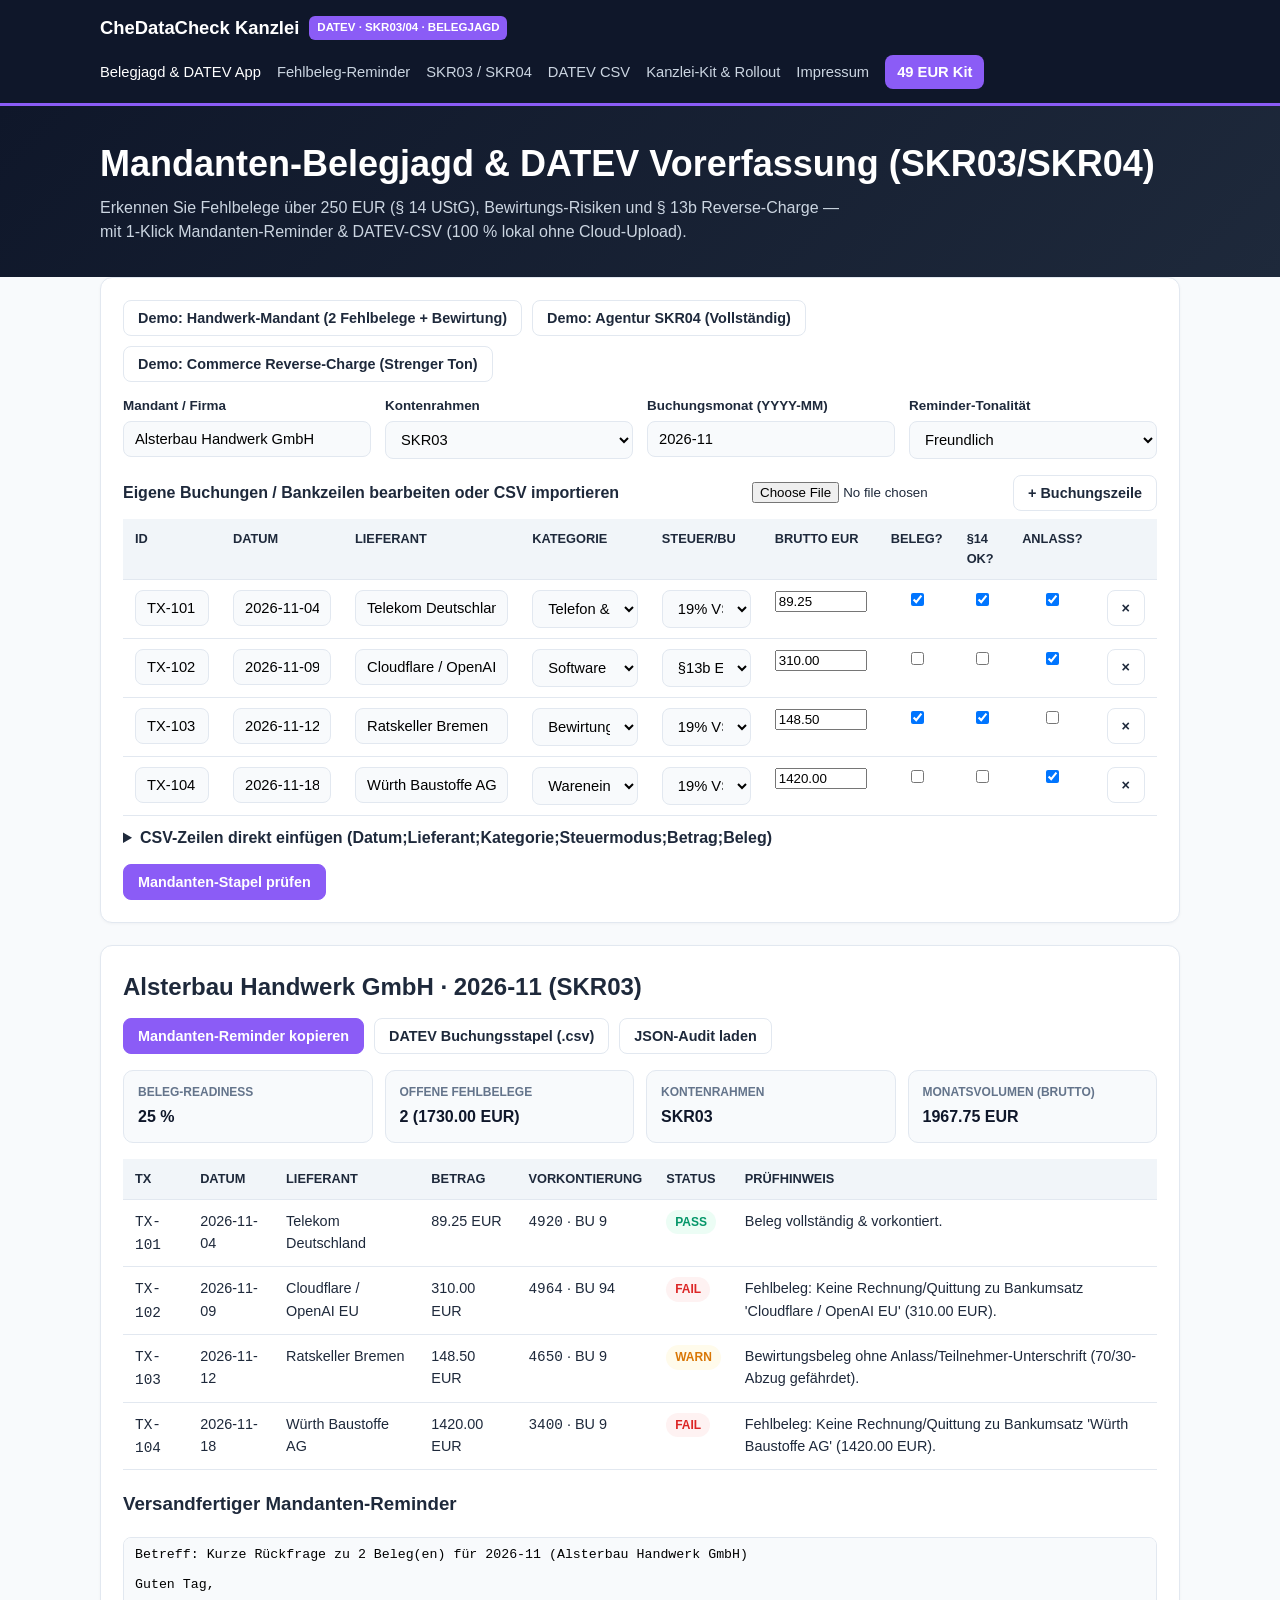
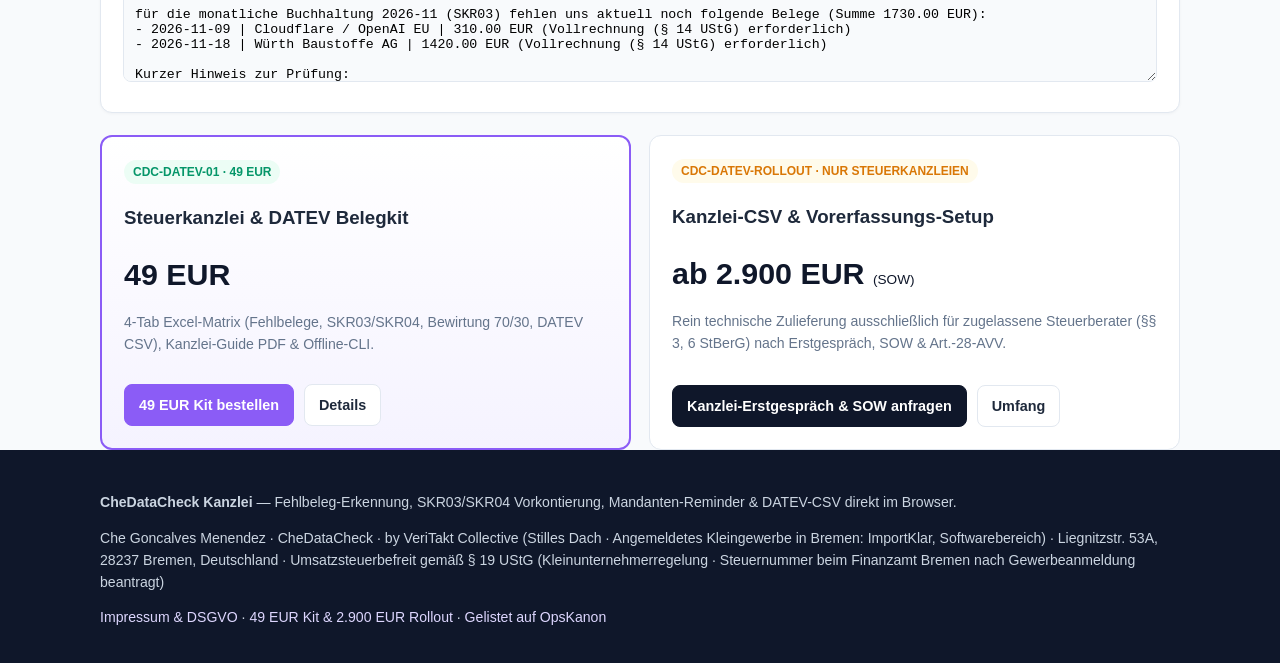
<file: index.html>
<!DOCTYPE html>
<html lang="de">
<head>
  <meta charset="utf-8" />
  <meta name="viewport" content="width=device-width, initial-scale=1" />
  <title>CheDataCheck Kanzlei — Mandanten-Belegjagd &amp; DATEV Vorerfassung</title>
  <meta name="description" content="Fehlbeleg-Erkennung, SKR03/SKR04 Vorkontierung, Mandanten-Reminder &amp; DATEV-CSV direkt im Browser." />
  <link rel="canonical" href="https://cheresonanz-design.github.io/chedatacheck-datev-kanzlei/" />
  <link rel="stylesheet" href="assets/styles.css" />
  <script type="application/ld+json">{"@context": "https://schema.org", "@type": "SoftwareApplication", "name": "CheDataCheck Kanzlei & DATEV Vorerfassung", "applicationCategory": "BusinessApplication", "offers": {"@type": "Offer", "price": "0", "priceCurrency": "EUR"}, "url": "https://cheresonanz-design.github.io/chedatacheck-datev-kanzlei/"}</script>
</head>
<body>
  <header class="topbar">
    <div class="container topbar-inner">
      <a class="brand-mark" href="index.html"><span>CheDataCheck Kanzlei</span><span class="brand-badge">DATEV · SKR03/04 · BELEGJAGD</span></a>
      <nav class="nav-links" aria-label="Hauptnavigation"><a href="index.html" class="active">Belegjagd & DATEV App</a>
<a href="fehlbeleg-generator/" class="">Fehlbeleg-Reminder</a>
<a href="skr03-skr04-vorerfassung/" class="">SKR03 / SKR04</a>
<a href="datev-csv-export/" class="">DATEV CSV</a>
<a href="pro/" class="">Kanzlei-Kit & Rollout</a>
<a href="legal/" class="">Impressum</a><a href="pro/" class="nav-cta">49 EUR Kit</a></nav>
    </div>
  </header>
  
  <section class="hero"><div class="container"><h1>Mandanten-Belegjagd &amp; DATEV Vorerfassung (SKR03/SKR04)</h1><p>Erkennen Sie Fehlbelege über 250 EUR (§ 14 UStG), Bewirtungs-Risiken und § 13b Reverse-Charge — mit 1-Klick Mandanten-Reminder &amp; DATEV-CSV (100 % lokal ohne Cloud-Upload).</p></div></section>
  <main class="container">
    <div class="card">
      <div class="btn-row" style="margin-top:0;margin-bottom:14px;">
        <button type="button" class="btn" id="sampleFehlBtn">Demo: Handwerk-Mandant (2 Fehlbelege + Bewirtung)</button>
        <button type="button" class="btn" id="sampleSkr04Btn">Demo: Agentur SKR04 (Vollständig)</button>
        <button type="button" class="btn" id="sampleRevBtn">Demo: Commerce Reverse-Charge (Strenger Ton)</button>
      </div>
      <div class="form-grid">
        <div><label for="mandantName">Mandant / Firma</label><input type="text" id="mandantName" /></div>
        <div><label for="chartSelect">Kontenrahmen</label><select id="chartSelect"><option value="SKR03">SKR03</option><option value="SKR04">SKR04</option></select></div>
        <div><label for="periodInput">Buchungsmonat (YYYY-MM)</label><input type="text" id="periodInput" /></div>
        <div><label for="toneSelect">Reminder-Tonalität</label><select id="toneSelect"><option value="freundlich">Freundlich</option><option value="streng">Streng (USt-VA-Frist)</option></select></div>
      </div>
      <div style="margin-top:16px;">
        <div style="display:flex;flex-wrap:wrap;justify-content:space-between;align-items:center;gap:10px;margin-bottom:8px;">
          <strong>Eigene Buchungen / Bankzeilen bearbeiten oder CSV importieren</strong>
          <div style="display:flex;flex-wrap:wrap;gap:8px;align-items:center;">
            <input type="file" id="csvUpload" accept=".csv,.txt" aria-label="Bank- oder DATEV-CSV hochladen" />
            <button type="button" class="btn" id="addTxBtn">+ Buchungszeile</button>
          </div>
        </div>
        <div class="table-wrap">
          <table>
            <thead><tr><th>ID</th><th>Datum</th><th>Lieferant</th><th>Kategorie</th><th>Steuer/BU</th><th>Brutto EUR</th><th>Beleg?</th><th>§14 OK?</th><th>Anlass?</th><th></th></tr></thead>
            <tbody id="txInputBody"></tbody>
          </table>
        </div>
        <details style="margin-top:10px;">
          <summary style="cursor:pointer;font-weight:600;">CSV-Zeilen direkt einfügen (Datum;Lieferant;Kategorie;Steuermodus;Betrag;Beleg)</summary>
          <textarea id="csvPasteArea" rows="4" style="width:100%;margin-top:8px;" placeholder="2026-11-05;Telekom Deutschland;telekommunikation;vst_19;89,25;ja&#10;2026-11-11;AWS EMEA SARL;saas_it;eu_reverse_charge;460,00;nein"></textarea>
          <div class="btn-row"><button type="button" class="btn" id="importCsvBtn">CSV-Text übernehmen</button></div>
        </details>
      </div>
      <div class="btn-row"><button type="button" class="btn btn-primary" id="runCheckBtn">Mandanten-Stapel prüfen</button></div>
    </div>

    <div id="resultCard" class="card hidden">
      <div style="display:flex;flex-wrap:wrap;justify-content:space-between;align-items:center;gap:12px;">
        <h2 id="resultHeadline" style="margin:0;">Ergebnis</h2>
        <div class="btn-row" style="margin:0;">
          <button type="button" class="btn btn-primary" id="copyRemBtn">Mandanten-Reminder kopieren</button>
          <button type="button" class="btn" id="dlCsvBtn">DATEV Buchungsstapel (.csv)</button>
          <button type="button" class="btn" id="dlJsonBtn">JSON-Audit laden</button>
        </div>
      </div>
      <div class="kpi-grid">
        <div class="kpi-box"><div class="kpi-label">Beleg-Readiness</div><div class="kpi-val" id="readyKpi">-</div></div>
        <div class="kpi-box"><div class="kpi-label">Offene Fehlbelege</div><div class="kpi-val" id="missingKpi">-</div></div>
        <div class="kpi-box"><div class="kpi-label">Kontenrahmen</div><div class="kpi-val" id="chartKpi">-</div></div>
        <div class="kpi-box"><div class="kpi-label">Monatsvolumen (Brutto)</div><div class="kpi-val" id="totalKpi">-</div></div>
      </div>
      <div class="table-wrap"><table><thead><tr><th>TX</th><th>Datum</th><th>Lieferant</th><th>Betrag</th><th>Vorkontierung</th><th>Status</th><th>Prüfhinweis</th></tr></thead><tbody id="entriesBody"></tbody></table></div>
      <h3>Versandfertiger Mandanten-Reminder</h3>
      <textarea id="reminderBox" readonly aria-label="Mandanten-Reminder Text"></textarea>
    </div>

    <div class="pricing-grid">
      <div class="offer-card highlight"><div><span class="badge badge-pass">CDC-DATEV-01 · 49 EUR</span><h3>Steuerkanzlei &amp; DATEV Belegkit</h3><div class="offer-price">49 EUR</div><p class="muted">4-Tab Excel-Matrix (Fehlbelege, SKR03/SKR04, Bewirtung 70/30, DATEV CSV), Kanzlei-Guide PDF &amp; Offline-CLI.</p></div><div class="btn-row"><a href="https://payhip.com/b/uVaxJ" class="btn btn-primary">49 EUR Kit bestellen</a><a href="pro/" class="btn">Details</a></div></div>
      <div class="offer-card"><div><span class="badge badge-warn">CDC-DATEV-ROLLOUT · NUR STEUERKANZLEIEN</span><h3>Kanzlei-CSV &amp; Vorerfassungs-Setup</h3><div class="offer-price">ab 2.900 EUR <span style="font-size:0.85rem;font-weight:500;">(SOW)</span></div><p class="muted">Rein technische Zulieferung ausschließlich für zugelassene Steuerberater (§§ 3, 6 StBerG) nach Erstgespräch, SOW &amp; Art.-28-AVV.</p></div><div class="btn-row"><a href="mailto:che.resonanz@gmail.com?subject=Anfrage%20CheDataCheck%20Kanzlei%20DATEV%20Rollout%20%282.900%20EUR%29" class="btn btn-dark">Kanzlei-Erstgespräch &amp; SOW anfragen</a><a href="pro/" class="btn">Umfang</a></div></div>
    </div>
  </main>

  <footer class="footer">
    <div class="container">
      <p><strong>CheDataCheck Kanzlei</strong> — Fehlbeleg-Erkennung, SKR03/SKR04 Vorkontierung, Mandanten-Reminder &amp; DATEV-CSV direkt im Browser.</p>
      <p>Che Goncalves Menendez · CheDataCheck · by VeriTakt Collective (Stilles Dach · Angemeldetes Kleingewerbe in Bremen: ImportKlar, Softwarebereich) · Liegnitzstr. 53A, 28237 Bremen, Deutschland · Umsatzsteuerbefreit gemäß § 19 UStG (Kleinunternehmerregelung · Steuernummer beim Finanzamt Bremen nach Gewerbeanmeldung beantragt)</p>
      <p><a href="legal/">Impressum &amp; DSGVO</a> · <a href="pro/">49 EUR Kit &amp; 2.900 EUR Rollout</a> · <a href="https://cheresonanz-design.github.io/opskanon-directory/" target="_blank" rel="noopener">Gelistet auf OpsKanon</a></p>
    </div>
  </footer>
  <script src="assets/datev_kanzlei_engine.js"></script><script src="assets/app.js"></script>
</body>
</html>
</file>
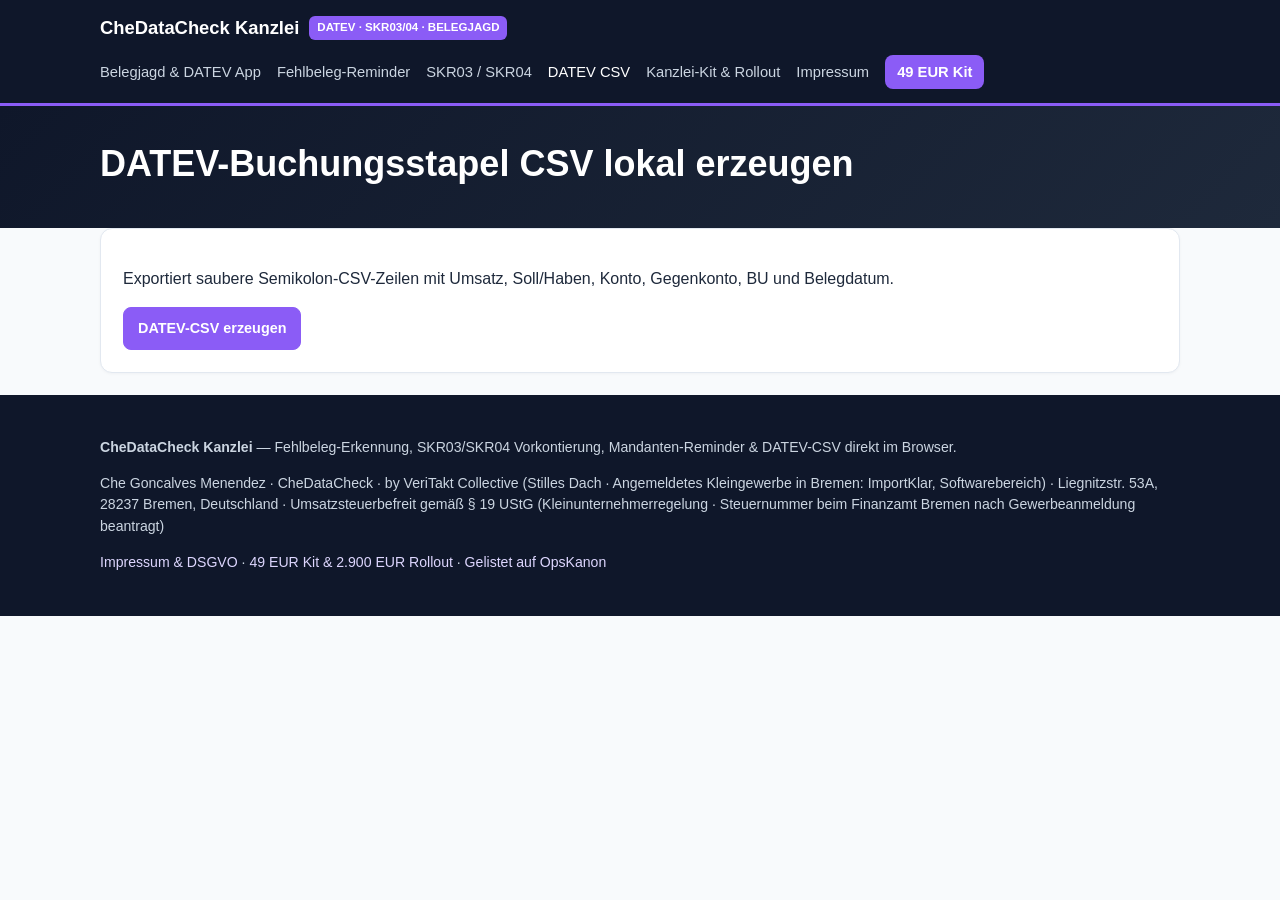
<file: datev-csv-export/index.html>
<!DOCTYPE html>
<html lang="de">
<head>
  <meta charset="utf-8" />
  <meta name="viewport" content="width=device-width, initial-scale=1" />
  <title>DATEV Buchungsstapel CSV Export — CheDataCheck</title>
  <meta name="description" content="Lokaler CSV-Export für die Vorkontierung ohne Cloud-Upload." />
  <link rel="canonical" href="https://cheresonanz-design.github.io/chedatacheck-datev-kanzlei/datev-csv-export/" />
  <link rel="stylesheet" href="../assets/styles.css" />
  
</head>
<body>
  <header class="topbar">
    <div class="container topbar-inner">
      <a class="brand-mark" href="../index.html"><span>CheDataCheck Kanzlei</span><span class="brand-badge">DATEV · SKR03/04 · BELEGJAGD</span></a>
      <nav class="nav-links" aria-label="Hauptnavigation"><a href="../index.html" class="">Belegjagd & DATEV App</a>
<a href="../fehlbeleg-generator/" class="">Fehlbeleg-Reminder</a>
<a href="../skr03-skr04-vorerfassung/" class="">SKR03 / SKR04</a>
<a href="../datev-csv-export/" class="active">DATEV CSV</a>
<a href="../pro/" class="">Kanzlei-Kit & Rollout</a>
<a href="../legal/" class="">Impressum</a><a href="../pro/" class="nav-cta">49 EUR Kit</a></nav>
    </div>
  </header>
  <section class="hero"><div class="container"><h1>DATEV-Buchungsstapel CSV lokal erzeugen</h1></div></section><main class="container"><div class="card"><p>Exportiert saubere Semikolon-CSV-Zeilen mit Umsatz, Soll/Haben, Konto, Gegenkonto, BU und Belegdatum.</p><div class="btn-row"><a href="../index.html" class="btn btn-primary">DATEV-CSV erzeugen</a></div></div></main>
  <footer class="footer">
    <div class="container">
      <p><strong>CheDataCheck Kanzlei</strong> — Fehlbeleg-Erkennung, SKR03/SKR04 Vorkontierung, Mandanten-Reminder &amp; DATEV-CSV direkt im Browser.</p>
      <p>Che Goncalves Menendez · CheDataCheck · by VeriTakt Collective (Stilles Dach · Angemeldetes Kleingewerbe in Bremen: ImportKlar, Softwarebereich) · Liegnitzstr. 53A, 28237 Bremen, Deutschland · Umsatzsteuerbefreit gemäß § 19 UStG (Kleinunternehmerregelung · Steuernummer beim Finanzamt Bremen nach Gewerbeanmeldung beantragt)</p>
      <p><a href="../legal/">Impressum &amp; DSGVO</a> · <a href="../pro/">49 EUR Kit &amp; 2.900 EUR Rollout</a> · <a href="https://cheresonanz-design.github.io/opskanon-directory/" target="_blank" rel="noopener">Gelistet auf OpsKanon</a></p>
    </div>
  </footer>
  
</body>
</html>
</file>
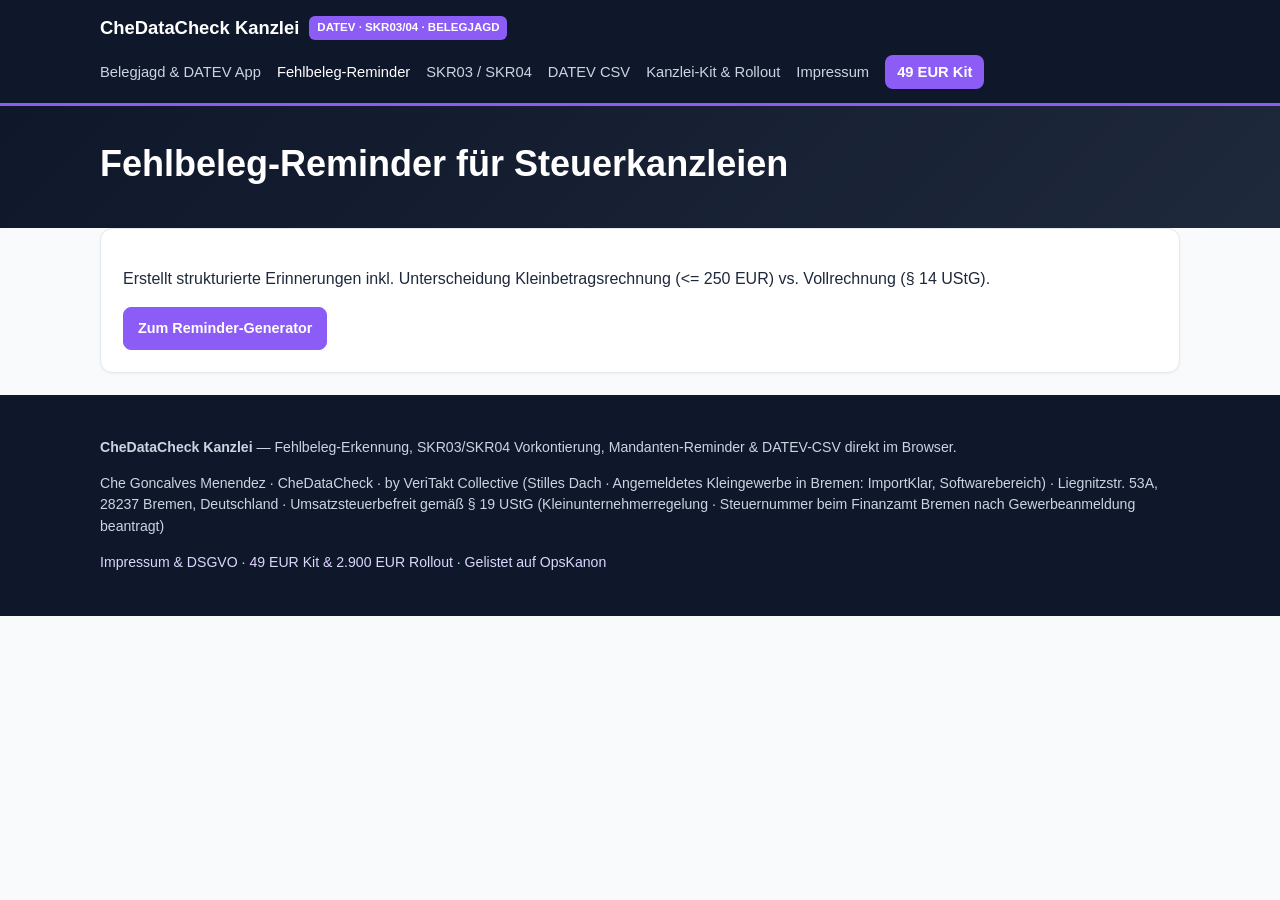
<file: fehlbeleg-generator/index.html>
<!DOCTYPE html>
<html lang="de">
<head>
  <meta charset="utf-8" />
  <meta name="viewport" content="width=device-width, initial-scale=1" />
  <title>Mandanten-Fehlbeleg-Reminder Generator — CheDataCheck</title>
  <meta name="description" content="Automatische Nachforderung offener Belege &gt;250 EUR vor der Umsatzsteuer-Voranmeldung." />
  <link rel="canonical" href="https://cheresonanz-design.github.io/chedatacheck-datev-kanzlei/fehlbeleg-generator/" />
  <link rel="stylesheet" href="../assets/styles.css" />
  
</head>
<body>
  <header class="topbar">
    <div class="container topbar-inner">
      <a class="brand-mark" href="../index.html"><span>CheDataCheck Kanzlei</span><span class="brand-badge">DATEV · SKR03/04 · BELEGJAGD</span></a>
      <nav class="nav-links" aria-label="Hauptnavigation"><a href="../index.html" class="">Belegjagd & DATEV App</a>
<a href="../fehlbeleg-generator/" class="active">Fehlbeleg-Reminder</a>
<a href="../skr03-skr04-vorerfassung/" class="">SKR03 / SKR04</a>
<a href="../datev-csv-export/" class="">DATEV CSV</a>
<a href="../pro/" class="">Kanzlei-Kit & Rollout</a>
<a href="../legal/" class="">Impressum</a><a href="../pro/" class="nav-cta">49 EUR Kit</a></nav>
    </div>
  </header>
  <section class="hero"><div class="container"><h1>Fehlbeleg-Reminder für Steuerkanzleien</h1></div></section><main class="container"><div class="card"><p>Erstellt strukturierte Erinnerungen inkl. Unterscheidung Kleinbetragsrechnung (&lt;= 250 EUR) vs. Vollrechnung (§ 14 UStG).</p><div class="btn-row"><a href="../index.html" class="btn btn-primary">Zum Reminder-Generator</a></div></div></main>
  <footer class="footer">
    <div class="container">
      <p><strong>CheDataCheck Kanzlei</strong> — Fehlbeleg-Erkennung, SKR03/SKR04 Vorkontierung, Mandanten-Reminder &amp; DATEV-CSV direkt im Browser.</p>
      <p>Che Goncalves Menendez · CheDataCheck · by VeriTakt Collective (Stilles Dach · Angemeldetes Kleingewerbe in Bremen: ImportKlar, Softwarebereich) · Liegnitzstr. 53A, 28237 Bremen, Deutschland · Umsatzsteuerbefreit gemäß § 19 UStG (Kleinunternehmerregelung · Steuernummer beim Finanzamt Bremen nach Gewerbeanmeldung beantragt)</p>
      <p><a href="../legal/">Impressum &amp; DSGVO</a> · <a href="../pro/">49 EUR Kit &amp; 2.900 EUR Rollout</a> · <a href="https://cheresonanz-design.github.io/opskanon-directory/" target="_blank" rel="noopener">Gelistet auf OpsKanon</a></p>
    </div>
  </footer>
  
</body>
</html>
</file>
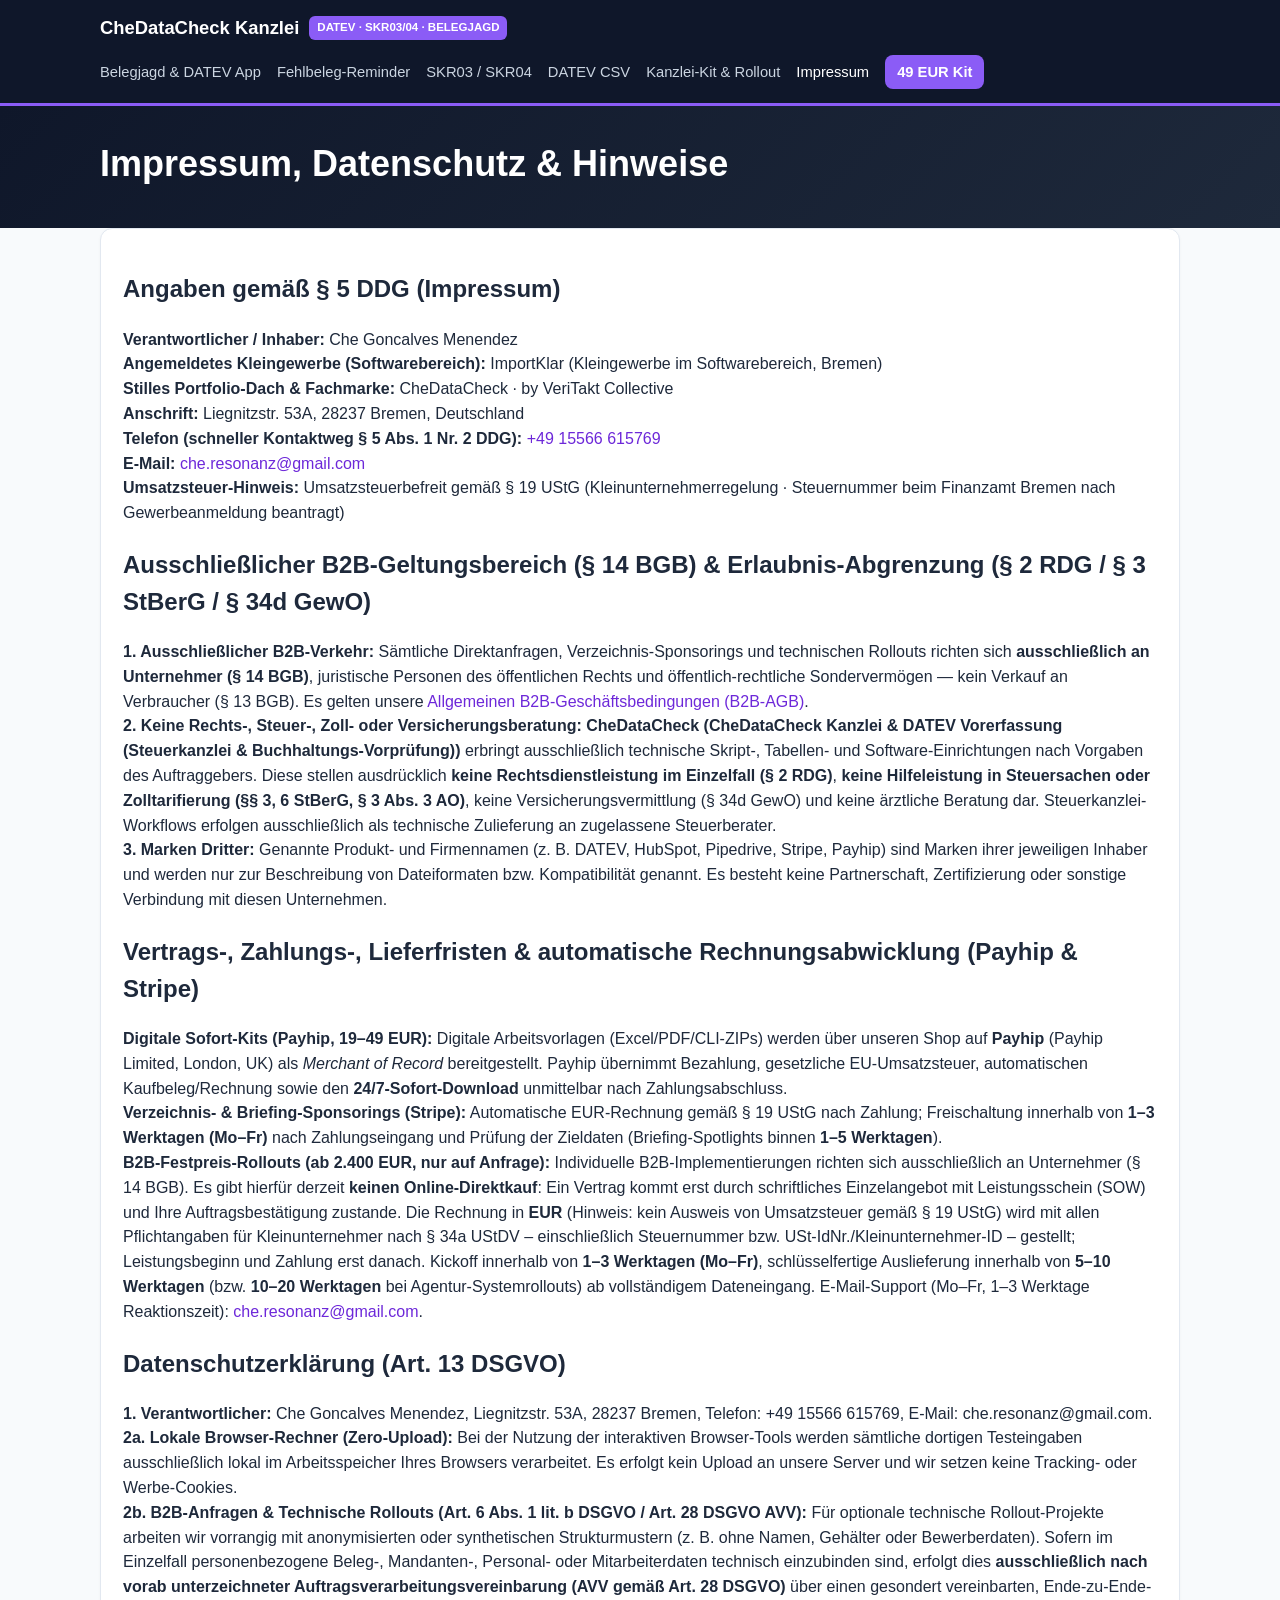
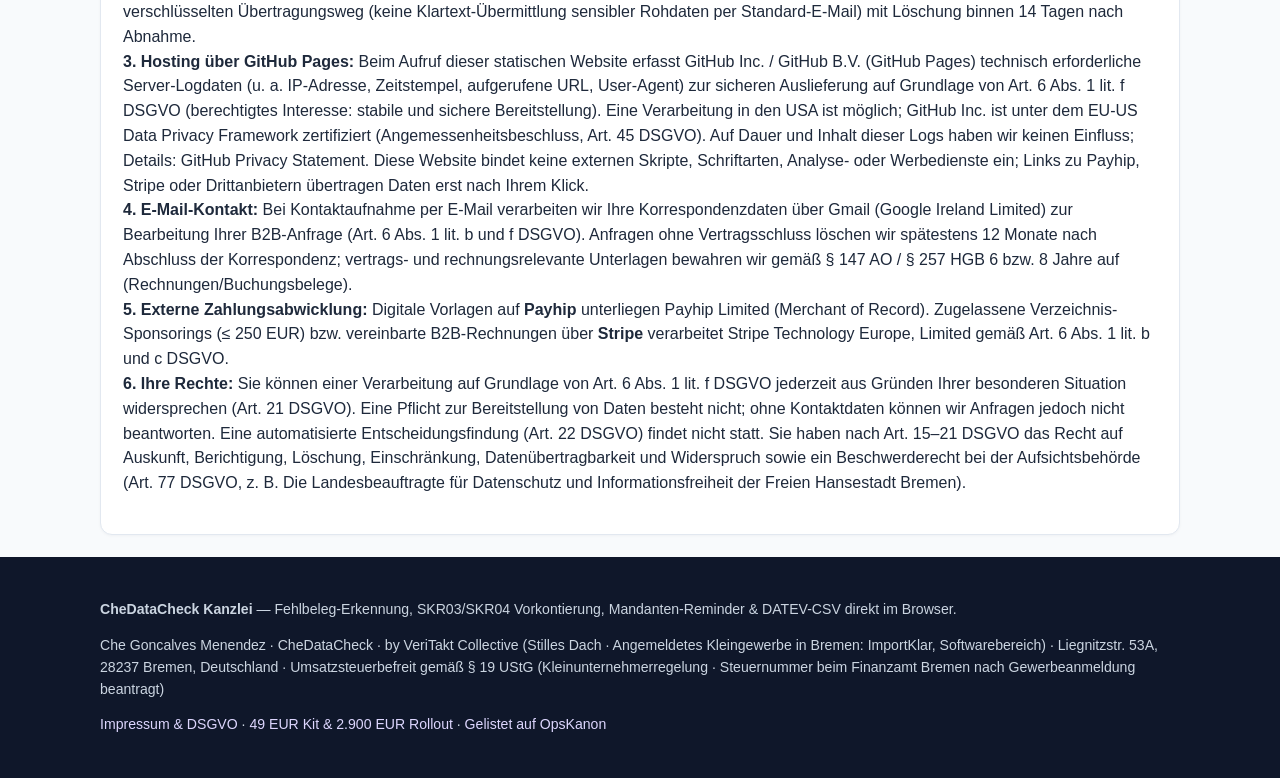
<file: legal/index.html>
<!DOCTYPE html>
<html lang="de">
<head>
  <meta charset="utf-8" />
  <meta name="viewport" content="width=device-width, initial-scale=1" />
  <title>Impressum &amp; Datenschutz — CheDataCheck Kanzlei</title>
  <meta name="description" content="Anbieterkennzeichnung § 5 DDG &amp; Art. 13 DSGVO." />
  <link rel="canonical" href="https://cheresonanz-design.github.io/chedatacheck-datev-kanzlei/legal/" />
  <link rel="stylesheet" href="../assets/styles.css" />
  
</head>
<body>
  <header class="topbar">
    <div class="container topbar-inner">
      <a class="brand-mark" href="../index.html"><span>CheDataCheck Kanzlei</span><span class="brand-badge">DATEV · SKR03/04 · BELEGJAGD</span></a>
      <nav class="nav-links" aria-label="Hauptnavigation"><a href="../index.html" class="">Belegjagd & DATEV App</a>
<a href="../fehlbeleg-generator/" class="">Fehlbeleg-Reminder</a>
<a href="../skr03-skr04-vorerfassung/" class="">SKR03 / SKR04</a>
<a href="../datev-csv-export/" class="">DATEV CSV</a>
<a href="../pro/" class="">Kanzlei-Kit & Rollout</a>
<a href="../legal/" class="active">Impressum</a><a href="../pro/" class="nav-cta">49 EUR Kit</a></nav>
    </div>
  </header>
  <section class="hero"><div class="container"><h1>Impressum, Datenschutz &amp; Hinweise</h1></div></section><main class="container">
    <div class="card">
      <h2>Angaben gemäß § 5 DDG (Impressum)</h2>
      <p>
        <strong>Verantwortlicher / Inhaber:</strong> Che Goncalves Menendez<br />
        <strong>Angemeldetes Kleingewerbe (Softwarebereich):</strong> ImportKlar (Kleingewerbe im Softwarebereich, Bremen)<br />
        <strong>Stilles Portfolio-Dach &amp; Fachmarke:</strong> CheDataCheck · by VeriTakt Collective<br />
        <strong>Anschrift:</strong> Liegnitzstr. 53A, 28237 Bremen, Deutschland<br />
        <strong>Telefon (schneller Kontaktweg § 5 Abs. 1 Nr. 2 DDG):</strong> <a href="tel:+4915566615769">+49 15566 615769</a><br />
        <strong>E-Mail:</strong> <a href="mailto:che.resonanz@gmail.com">che.resonanz@gmail.com</a><br />
        <strong>Umsatzsteuer-Hinweis:</strong> Umsatzsteuerbefreit gemäß § 19 UStG (Kleinunternehmerregelung · Steuernummer beim Finanzamt Bremen nach Gewerbeanmeldung beantragt)
      </p>

      <h2>Ausschließlicher B2B-Geltungsbereich (§ 14 BGB) &amp; Erlaubnis-Abgrenzung (§ 2 RDG / § 3 StBerG / § 34d GewO)</h2>
      <p>
        <strong>1. Ausschließlicher B2B-Verkehr:</strong> Sämtliche Direktanfragen, Verzeichnis-Sponsorings und technischen Rollouts richten sich
        <strong>ausschließlich an Unternehmer (§ 14 BGB)</strong>, juristische Personen des öffentlichen Rechts und öffentlich-rechtliche Sondervermögen — kein Verkauf an Verbraucher (§ 13 BGB).
        Es gelten unsere <a href="https://cheresonanz-design.github.io/opskanon-directory/agb/" target="_blank" rel="noopener">Allgemeinen B2B-Geschäftsbedingungen (B2B-AGB)</a>.<br />
        <strong>2. Keine Rechts-, Steuer-, Zoll- oder Versicherungsberatung:</strong> <strong>CheDataCheck (CheDataCheck Kanzlei &amp; DATEV Vorerfassung (Steuerkanzlei &amp; Buchhaltungs-Vorprüfung))</strong> erbringt ausschließlich
        technische Skript-, Tabellen- und Software-Einrichtungen nach Vorgaben des Auftraggebers. Diese stellen ausdrücklich <strong>keine Rechtsdienstleistung im Einzelfall (§ 2 RDG)</strong>,
        <strong>keine Hilfeleistung in Steuersachen oder Zolltarifierung (§§ 3, 6 StBerG, § 3 Abs. 3 AO)</strong>, keine Versicherungsvermittlung (§ 34d GewO) und keine ärztliche Beratung dar.
        Steuerkanzlei-Workflows erfolgen ausschließlich als technische Zulieferung an zugelassene Steuerberater.<br />
        <strong>3. Marken Dritter:</strong> Genannte Produkt- und Firmennamen (z. B. DATEV, HubSpot, Pipedrive, Stripe, Payhip) sind Marken ihrer jeweiligen Inhaber
        und werden nur zur Beschreibung von Dateiformaten bzw. Kompatibilität genannt. Es besteht keine Partnerschaft, Zertifizierung oder sonstige Verbindung mit diesen Unternehmen.
      </p>
      
      <h2>Vertrags-, Zahlungs-, Lieferfristen &amp; automatische Rechnungsabwicklung (Payhip &amp; Stripe)</h2>
      <p>
        <strong>Digitale Sofort-Kits (Payhip, 19–49 EUR):</strong> Digitale Arbeitsvorlagen (Excel/PDF/CLI-ZIPs) werden über unseren Shop auf
        <strong>Payhip</strong> (Payhip Limited, London, UK) als <em>Merchant of Record</em> bereitgestellt. Payhip übernimmt Bezahlung,
        gesetzliche EU-Umsatzsteuer, automatischen Kaufbeleg/Rechnung sowie den <strong>24/7-Sofort-Download</strong> unmittelbar nach Zahlungsabschluss.<br />
        <strong>Verzeichnis- &amp; Briefing-Sponsorings (Stripe):</strong> Automatische EUR-Rechnung gemäß § 19 UStG nach Zahlung; Freischaltung
        innerhalb von <strong>1–3 Werktagen (Mo–Fr)</strong> nach Zahlungseingang und Prüfung der Zieldaten (Briefing-Spotlights binnen <strong>1–5 Werktagen</strong>).<br />
        <strong>B2B-Festpreis-Rollouts (ab 2.400 EUR, nur auf Anfrage):</strong> Individuelle B2B-Implementierungen richten sich ausschließlich an Unternehmer (§ 14 BGB).
        Es gibt hierfür derzeit <strong>keinen Online-Direktkauf</strong>: Ein Vertrag kommt erst durch schriftliches Einzelangebot mit Leistungsschein (SOW) und
        Ihre Auftragsbestätigung zustande. Die Rechnung in <strong>EUR</strong> (Hinweis: kein Ausweis von Umsatzsteuer gemäß § 19 UStG) wird mit allen Pflichtangaben
        für Kleinunternehmer nach § 34a UStDV – einschließlich Steuernummer bzw. USt-IdNr./Kleinunternehmer-ID – gestellt; Leistungsbeginn und Zahlung erst danach. Kickoff innerhalb von <strong>1–3 Werktagen (Mo–Fr)</strong>,
        schlüsselfertige Auslieferung innerhalb von <strong>5–10 Werktagen</strong> (bzw. <strong>10–20 Werktagen</strong> bei Agentur-Systemrollouts) ab vollständigem Dateneingang.
        E-Mail-Support (Mo–Fr, 1–3 Werktage Reaktionszeit): <a href="mailto:che.resonanz@gmail.com">che.resonanz@gmail.com</a>.
      </p>

      <h2>Datenschutzerklärung (Art. 13 DSGVO)</h2>
      <p>
        <strong>1. Verantwortlicher:</strong> Che Goncalves Menendez, Liegnitzstr. 53A, 28237 Bremen, Telefon: +49 15566 615769, E-Mail: che.resonanz@gmail.com.<br />
        <strong>2a. Lokale Browser-Rechner (Zero-Upload):</strong> Bei der Nutzung der interaktiven Browser-Tools werden sämtliche dortigen Testeingaben
        ausschließlich lokal im Arbeitsspeicher Ihres Browsers verarbeitet. Es erfolgt kein Upload an unsere Server und wir setzen keine Tracking- oder Werbe-Cookies.<br />
        <strong>2b. B2B-Anfragen &amp; Technische Rollouts (Art. 6 Abs. 1 lit. b DSGVO / Art. 28 DSGVO AVV):</strong> Für optionale technische Rollout-Projekte arbeiten wir
        vorrangig mit anonymisierten oder synthetischen Strukturmustern (z. B. ohne Namen, Gehälter oder Bewerberdaten). Sofern im Einzelfall personenbezogene Beleg-, Mandanten-,
        Personal- oder Mitarbeiterdaten technisch einzubinden sind, erfolgt dies <strong>ausschließlich nach vorab unterzeichneter Auftragsverarbeitungsvereinbarung (AVV gemäß Art. 28 DSGVO)</strong>
        über einen gesondert vereinbarten, Ende-zu-Ende-verschlüsselten Übertragungsweg (keine Klartext-Übermittlung sensibler Rohdaten per Standard-E-Mail) mit Löschung binnen 14 Tagen nach Abnahme.<br />
        <strong>3. Hosting über GitHub Pages:</strong> Beim Aufruf dieser statischen Website erfasst GitHub Inc. / GitHub B.V. (GitHub Pages) technisch erforderliche
        Server-Logdaten (u. a. IP-Adresse, Zeitstempel, aufgerufene URL, User-Agent) zur sicheren Auslieferung auf Grundlage von Art. 6 Abs. 1 lit. f DSGVO
        (berechtigtes Interesse: stabile und sichere Bereitstellung). Eine Verarbeitung in den USA ist möglich; GitHub Inc. ist unter dem EU-US Data Privacy Framework
        zertifiziert (Angemessenheitsbeschluss, Art. 45 DSGVO). Auf Dauer und Inhalt dieser Logs haben wir keinen Einfluss; Details: GitHub Privacy Statement.
        Diese Website bindet keine externen Skripte, Schriftarten, Analyse- oder Werbedienste ein; Links zu Payhip, Stripe oder Drittanbietern übertragen Daten erst nach Ihrem Klick.<br />
        <strong>4. E-Mail-Kontakt:</strong> Bei Kontaktaufnahme per E-Mail verarbeiten wir Ihre Korrespondenzdaten über Gmail (Google Ireland Limited) zur Bearbeitung Ihrer B2B-Anfrage (Art. 6 Abs. 1 lit. b und f DSGVO). Anfragen ohne Vertragsschluss löschen wir spätestens 12 Monate nach Abschluss der Korrespondenz;
        vertrags- und rechnungsrelevante Unterlagen bewahren wir gemäß § 147 AO / § 257 HGB 6 bzw. 8 Jahre auf (Rechnungen/Buchungsbelege).<br />
        <strong>5. Externe Zahlungsabwicklung:</strong> Digitale Vorlagen auf <strong>Payhip</strong> unterliegen Payhip Limited (Merchant of Record). Zugelassene Verzeichnis-Sponsorings (&le; 250 EUR) bzw. vereinbarte B2B-Rechnungen über <strong>Stripe</strong> verarbeitet Stripe Technology Europe, Limited gemäß Art. 6 Abs. 1 lit. b und c DSGVO.<br />
        <strong>6. Ihre Rechte:</strong> Sie können einer Verarbeitung auf Grundlage von Art. 6 Abs. 1 lit. f DSGVO jederzeit aus Gründen Ihrer besonderen Situation widersprechen (Art. 21 DSGVO).
        Eine Pflicht zur Bereitstellung von Daten besteht nicht; ohne Kontaktdaten können wir Anfragen jedoch nicht beantworten. Eine automatisierte Entscheidungsfindung (Art. 22 DSGVO) findet nicht statt.
        Sie haben nach Art. 15–21 DSGVO das Recht auf Auskunft, Berichtigung, Löschung, Einschränkung, Datenübertragbarkeit und Widerspruch sowie ein Beschwerderecht bei der Aufsichtsbehörde (Art. 77 DSGVO, z. B. Die Landesbeauftragte für Datenschutz und Informationsfreiheit der Freien Hansestadt Bremen).
      </p>
    </div>
    </main>
  <footer class="footer">
    <div class="container">
      <p><strong>CheDataCheck Kanzlei</strong> — Fehlbeleg-Erkennung, SKR03/SKR04 Vorkontierung, Mandanten-Reminder &amp; DATEV-CSV direkt im Browser.</p>
      <p>Che Goncalves Menendez · CheDataCheck · by VeriTakt Collective (Stilles Dach · Angemeldetes Kleingewerbe in Bremen: ImportKlar, Softwarebereich) · Liegnitzstr. 53A, 28237 Bremen, Deutschland · Umsatzsteuerbefreit gemäß § 19 UStG (Kleinunternehmerregelung · Steuernummer beim Finanzamt Bremen nach Gewerbeanmeldung beantragt)</p>
      <p><a href="../legal/">Impressum &amp; DSGVO</a> · <a href="../pro/">49 EUR Kit &amp; 2.900 EUR Rollout</a> · <a href="https://cheresonanz-design.github.io/opskanon-directory/" target="_blank" rel="noopener">Gelistet auf OpsKanon</a></p>
    </div>
  </footer>
  
</body>
</html>
</file>
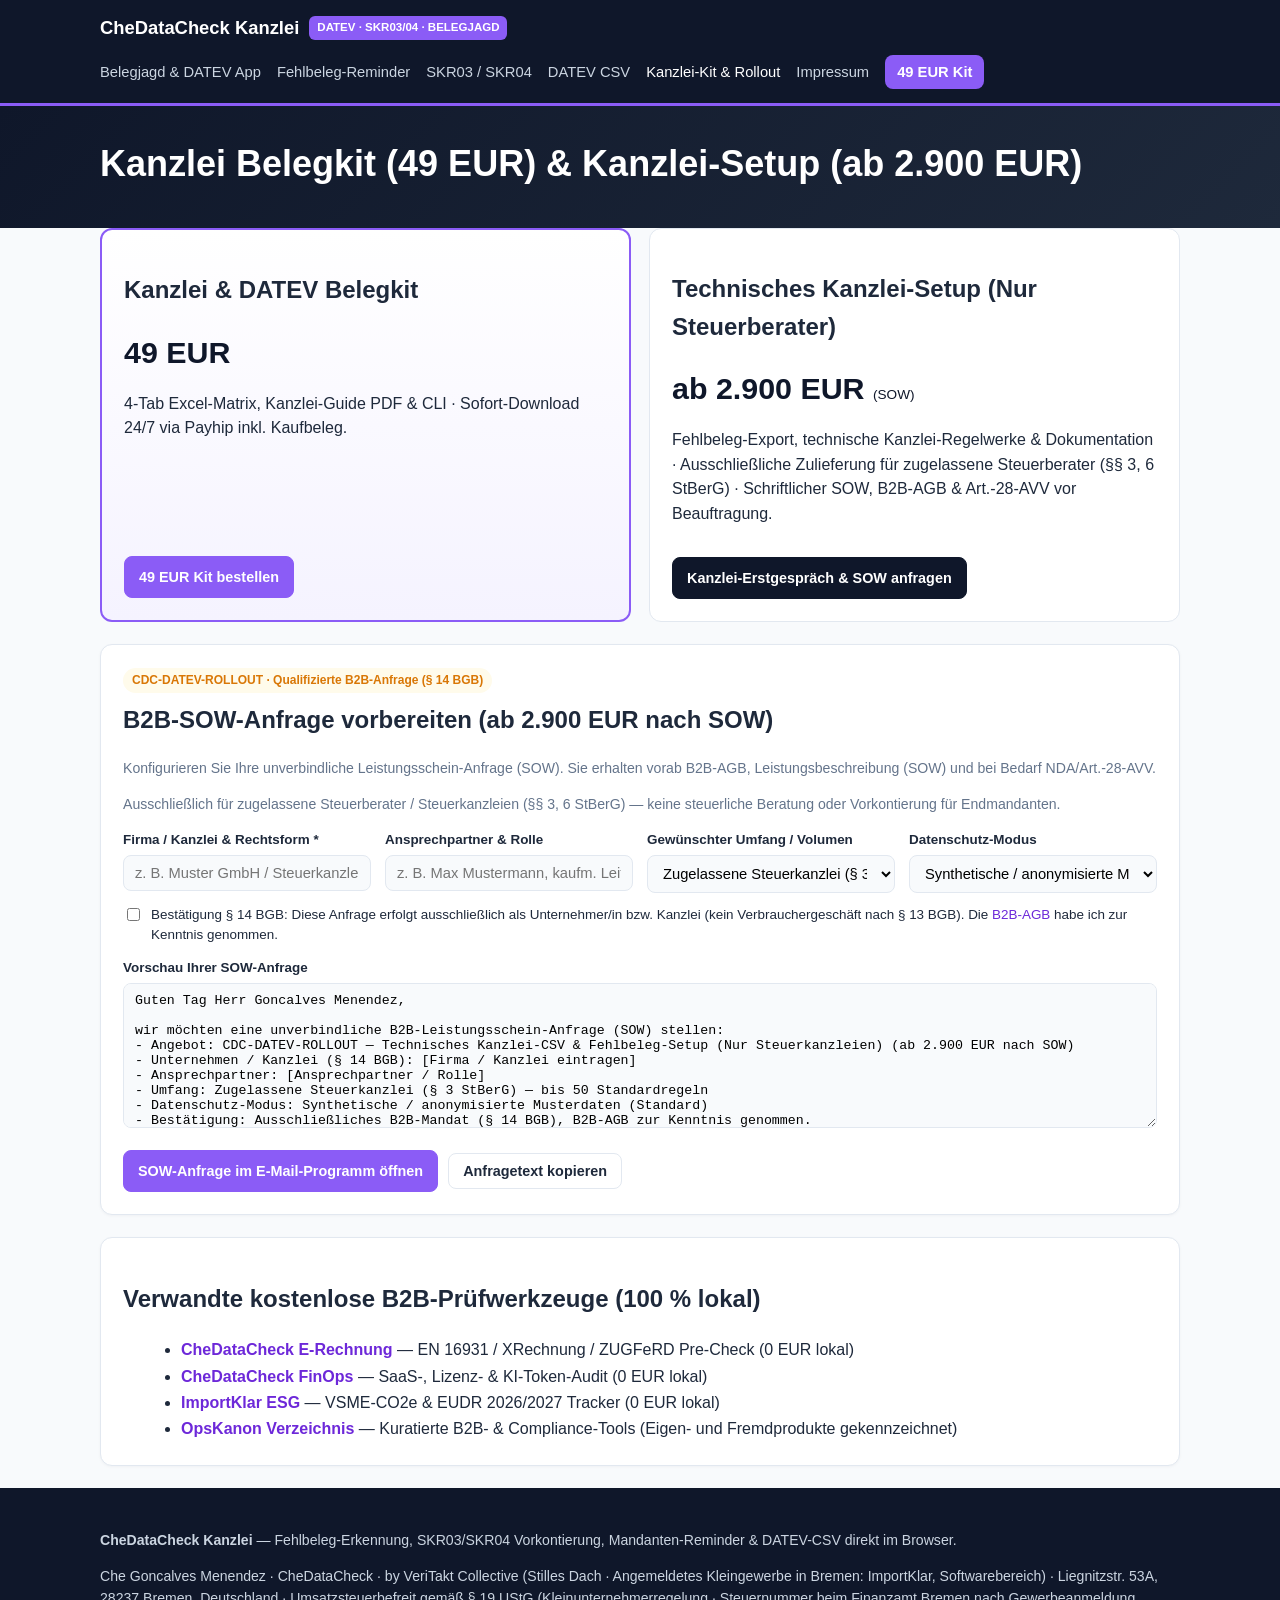
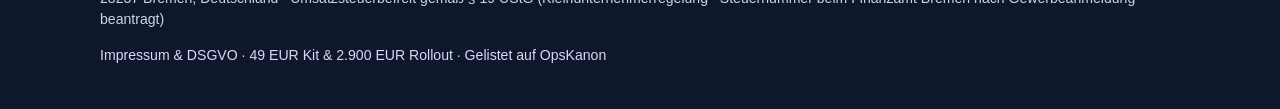
<file: pro/index.html>
<!DOCTYPE html>
<html lang="de">
<head>
  <meta charset="utf-8" />
  <meta name="viewport" content="width=device-width, initial-scale=1" />
  <title>Kanzlei Belegkit (49 EUR) &amp; Kanzlei-Setup (ab 2.900 EUR)</title>
  <meta name="description" content="Dual-Pricing für Steuerkanzleien: Template-Kit oder technische Zulieferung nach SOW." />
  <link rel="canonical" href="https://cheresonanz-design.github.io/chedatacheck-datev-kanzlei/pro/" />
  <link rel="stylesheet" href="../assets/styles.css" />
  
</head>
<body>
  <header class="topbar">
    <div class="container topbar-inner">
      <a class="brand-mark" href="../index.html"><span>CheDataCheck Kanzlei</span><span class="brand-badge">DATEV · SKR03/04 · BELEGJAGD</span></a>
      <nav class="nav-links" aria-label="Hauptnavigation"><a href="../index.html" class="">Belegjagd & DATEV App</a>
<a href="../fehlbeleg-generator/" class="">Fehlbeleg-Reminder</a>
<a href="../skr03-skr04-vorerfassung/" class="">SKR03 / SKR04</a>
<a href="../datev-csv-export/" class="">DATEV CSV</a>
<a href="../pro/" class="active">Kanzlei-Kit & Rollout</a>
<a href="../legal/" class="">Impressum</a><a href="../pro/" class="nav-cta">49 EUR Kit</a></nav>
    </div>
  </header>
  <section class="hero"><div class="container"><h1>Kanzlei Belegkit (49 EUR) &amp; Kanzlei-Setup (ab 2.900 EUR)</h1></div></section><main class="container"><div class="pricing-grid"><div class="offer-card highlight"><div><h2>Kanzlei &amp; DATEV Belegkit</h2><div class="offer-price">49 EUR</div><p>4-Tab Excel-Matrix, Kanzlei-Guide PDF &amp; CLI · Sofort-Download 24/7 via Payhip inkl. Kaufbeleg.</p></div><div class="btn-row"><a href="https://payhip.com/b/uVaxJ" class="btn btn-primary">49 EUR Kit bestellen</a></div></div><div class="offer-card"><div><h2>Technisches Kanzlei-Setup (Nur Steuerberater)</h2><div class="offer-price">ab 2.900 EUR <span style="font-size:0.85rem;font-weight:500;">(SOW)</span></div><p>Fehlbeleg-Export, technische Kanzlei-Regelwerke &amp; Dokumentation · Ausschließliche Zulieferung für zugelassene Steuerberater (§§ 3, 6 StBerG) · Schriftlicher SOW, B2B-AGB &amp; Art.-28-AVV vor Beauftragung.</p></div><div class="btn-row"><a href="mailto:che.resonanz@gmail.com?subject=Anfrage%20CheDataCheck%20Kanzlei%20DATEV%20Rollout%20%282.900%20EUR%29" class="btn btn-dark">Kanzlei-Erstgespräch &amp; SOW anfragen</a></div></div></div>
    <div class="card" id="b2b-sow-configurator" style="margin-top:22px;">
      <span class="badge badge-warn">CDC-DATEV-ROLLOUT · Qualifizierte B2B-Anfrage (§ 14 BGB)</span>
      <h2 style="margin-top:8px;">B2B-SOW-Anfrage vorbereiten (ab 2.900 EUR nach SOW)</h2>
      <p class="muted">Konfigurieren Sie Ihre unverbindliche Leistungsschein-Anfrage (SOW). Sie erhalten vorab B2B-AGB, Leistungsbeschreibung (SOW) und bei Bedarf NDA/Art.-28-AVV.</p>
      <p class="muted" style="margin-top:6px;">Ausschließlich für zugelassene Steuerberater / Steuerkanzleien (§§ 3, 6 StBerG) — keine steuerliche Beratung oder Vorkontierung für Endmandanten.</p>
      <div class="form-grid" style="margin-top:12px;">
        <div><label for="sowCompany">Firma / Kanzlei &amp; Rechtsform *</label><input type="text" id="sowCompany" placeholder="z. B. Muster GmbH / Steuerkanzlei Beispiel" /></div>
        <div><label for="sowContact">Ansprechpartner &amp; Rolle</label><input type="text" id="sowContact" placeholder="z. B. Max Mustermann, kaufm. Leitung" /></div>
        <div><label for="sowVolume">Gewünschter Umfang / Volumen</label><select id="sowVolume"><option value="Zugelassene Steuerkanzlei (§ 3 StBerG) — bis 50 Standardregeln">Zugelassene Steuerkanzlei (§ 3 StBerG) — bis 50 Standardregeln</option><option value="Zugelassene Steuerkanzlei — DATEV-Import-Pipeline &amp; Reminder-SOP">Zugelassene Steuerkanzlei — DATEV-Import-Pipeline &amp; Reminder-SOP</option></select></div>
        <div><label for="sowPrivacy">Datenschutz-Modus</label><select id="sowPrivacy"><option value="Synthetische / anonymisierte Musterdaten (Standard)">Synthetische / anonymisierte Musterdaten (Standard)</option><option value="Verschlüsselter Datenaustausch erst nach Art.-28-AVV &amp; NDA">Verschlüsselter Transfer erst nach Art.-28-AVV &amp; NDA</option></select></div>
      </div>
      <div style="margin-top:12px;">
        <label style="display:flex;align-items:flex-start;gap:8px;cursor:pointer;font-weight:500;">
          <input type="checkbox" id="sowB2BConfirm" style="width:auto;margin-top:3px;" />
          <span>Bestätigung § 14 BGB: Diese Anfrage erfolgt ausschließlich als Unternehmer/in bzw. Kanzlei (kein Verbrauchergeschäft nach § 13 BGB). Die <a href="https://cheresonanz-design.github.io/opskanon-directory/agb/" target="_blank" rel="noopener">B2B-AGB</a> habe ich zur Kenntnis genommen.</span>
        </label>
      </div>
      <div style="margin-top:12px;">
        <label for="sowPreview">Vorschau Ihrer SOW-Anfrage</label>
        <textarea id="sowPreview" readonly style="min-height:145px;"></textarea>
      </div>
      <div class="btn-row" style="align-items:center;">
        <a id="sowMailBtn" href="mailto:che.resonanz@gmail.com" class="btn btn-primary">SOW-Anfrage im E-Mail-Programm öffnen</a>
        <button type="button" id="sowCopyBtn" class="btn">Anfragetext kopieren</button>
        <span id="sowStatus" class="muted" style="font-size:0.9rem;"></span>
      </div>
      <script>
      (function () {
        var cfg = {"offerCode": "CDC-DATEV-ROLLOUT", "offerTitle": "Technisches Kanzlei-CSV & Fehlbeleg-Setup (Nur Steuerkanzleien)", "priceLabel": "ab 2.900 EUR nach SOW", "email": "che.resonanz@gmail.com"};
        var compEl = document.getElementById("sowCompany");
        var contEl = document.getElementById("sowContact");
        var volEl = document.getElementById("sowVolume");
        var privEl = document.getElementById("sowPrivacy");
        var chkEl = document.getElementById("sowB2BConfirm");
        var prevEl = document.getElementById("sowPreview");
        var mailBtn = document.getElementById("sowMailBtn");
        var copyBtn = document.getElementById("sowCopyBtn");
        var statusEl = document.getElementById("sowStatus");
        function buildBody() {
          var comp = (compEl.value || "[Firma / Kanzlei eintragen]").trim();
          var cont = (contEl.value || "[Ansprechpartner / Rolle]").trim();
          var lines = [
            "Guten Tag Herr Goncalves Menendez,",
            "",
            "wir möchten eine unverbindliche B2B-Leistungsschein-Anfrage (SOW) stellen:",
            "- Angebot: " + cfg.offerCode + " — " + cfg.offerTitle + " (" + cfg.priceLabel + ")",
            "- Unternehmen / Kanzlei (§ 14 BGB): " + comp,
            "- Ansprechpartner: " + cont,
            "- Umfang: " + volEl.value,
            "- Datenschutz-Modus: " + privEl.value,
            "- Bestätigung: Ausschließliches B2B-Mandat (§ 14 BGB), B2B-AGB zur Kenntnis genommen.",
            "",
            "Bitte senden Sie uns Terminvorschläge für das kurze Erstgespräch sowie SOW, B2B-AGB und NDA/Art.-28-AVV vorab zu.",
            "",
            "Mit freundlichen Grüßen",
            cont
          ];
          return lines.join("\n");
        }
        function sync() {
          var body = buildBody();
          prevEl.value = body;
          var subj = "B2B SOW-Anfrage " + cfg.offerCode + ": " + ((compEl.value || "Unternehmen").trim());
          mailBtn.href = "mailto:" + cfg.email + "?subject=" + encodeURIComponent(subj) + "&body=" + encodeURIComponent(body);
        }
        [compEl, contEl, volEl, privEl, chkEl].forEach(function (el) {
          el.addEventListener("input", sync);
          el.addEventListener("change", sync);
        });
        mailBtn.addEventListener("click", function (ev) {
          if (!chkEl.checked) {
            ev.preventDefault();
            statusEl.textContent = "Bitte zuerst die § 14 BGB Unternehmer-Bestätigung anhaken.";
            chkEl.focus();
            return;
          }
          statusEl.textContent = "E-Mail-Entwurf im lokalen Client geöffnet.";
        });
        copyBtn.addEventListener("click", function () {
          if (!chkEl.checked) {
            statusEl.textContent = "Bitte zuerst die § 14 BGB Unternehmer-Bestätigung anhaken.";
            chkEl.focus();
            return;
          }
          if (navigator.clipboard && navigator.clipboard.writeText) {
            navigator.clipboard.writeText(prevEl.value).then(function () {
              statusEl.textContent = "Anfragetext in die Zwischenablage kopiert.";
            });
          } else {
            prevEl.select();
            document.execCommand("copy");
            statusEl.textContent = "Anfragetext markiert/kopiert.";
          }
        });
        sync();
      })();
      </script>
    </div>
    <div class="card" style="margin-top:18px;"><h2>Verwandte kostenlose B2B-Prüfwerkzeuge (100 % lokal)</h2><ul style="margin:8px 0 0 18px;line-height:1.65;"><li><a href="https://cheresonanz-design.github.io/chedatacheck-xrechnung/" target="_blank" rel="noopener"><strong>CheDataCheck E-Rechnung</strong></a> — EN 16931 / XRechnung / ZUGFeRD Pre-Check (0 EUR lokal)</li><li><a href="https://cheresonanz-design.github.io/chedatacheck-finops-audit/" target="_blank" rel="noopener"><strong>CheDataCheck FinOps</strong></a> — SaaS-, Lizenz- &amp; KI-Token-Audit (0 EUR lokal)</li><li><a href="https://cheresonanz-design.github.io/importklar-gpsr-customs/csrd-eudr/" target="_blank" rel="noopener"><strong>ImportKlar ESG</strong></a> — VSME-CO2e &amp; EUDR 2026/2027 Tracker (0 EUR lokal)</li><li><a href="https://cheresonanz-design.github.io/opskanon-directory/" target="_blank" rel="noopener"><strong>OpsKanon Verzeichnis</strong></a> — Kuratierte B2B- &amp; Compliance-Tools (Eigen- und Fremdprodukte gekennzeichnet)</li></ul></div></main>
  <footer class="footer">
    <div class="container">
      <p><strong>CheDataCheck Kanzlei</strong> — Fehlbeleg-Erkennung, SKR03/SKR04 Vorkontierung, Mandanten-Reminder &amp; DATEV-CSV direkt im Browser.</p>
      <p>Che Goncalves Menendez · CheDataCheck · by VeriTakt Collective (Stilles Dach · Angemeldetes Kleingewerbe in Bremen: ImportKlar, Softwarebereich) · Liegnitzstr. 53A, 28237 Bremen, Deutschland · Umsatzsteuerbefreit gemäß § 19 UStG (Kleinunternehmerregelung · Steuernummer beim Finanzamt Bremen nach Gewerbeanmeldung beantragt)</p>
      <p><a href="../legal/">Impressum &amp; DSGVO</a> · <a href="../pro/">49 EUR Kit &amp; 2.900 EUR Rollout</a> · <a href="https://cheresonanz-design.github.io/opskanon-directory/" target="_blank" rel="noopener">Gelistet auf OpsKanon</a></p>
    </div>
  </footer>
  
</body>
</html>
</file>
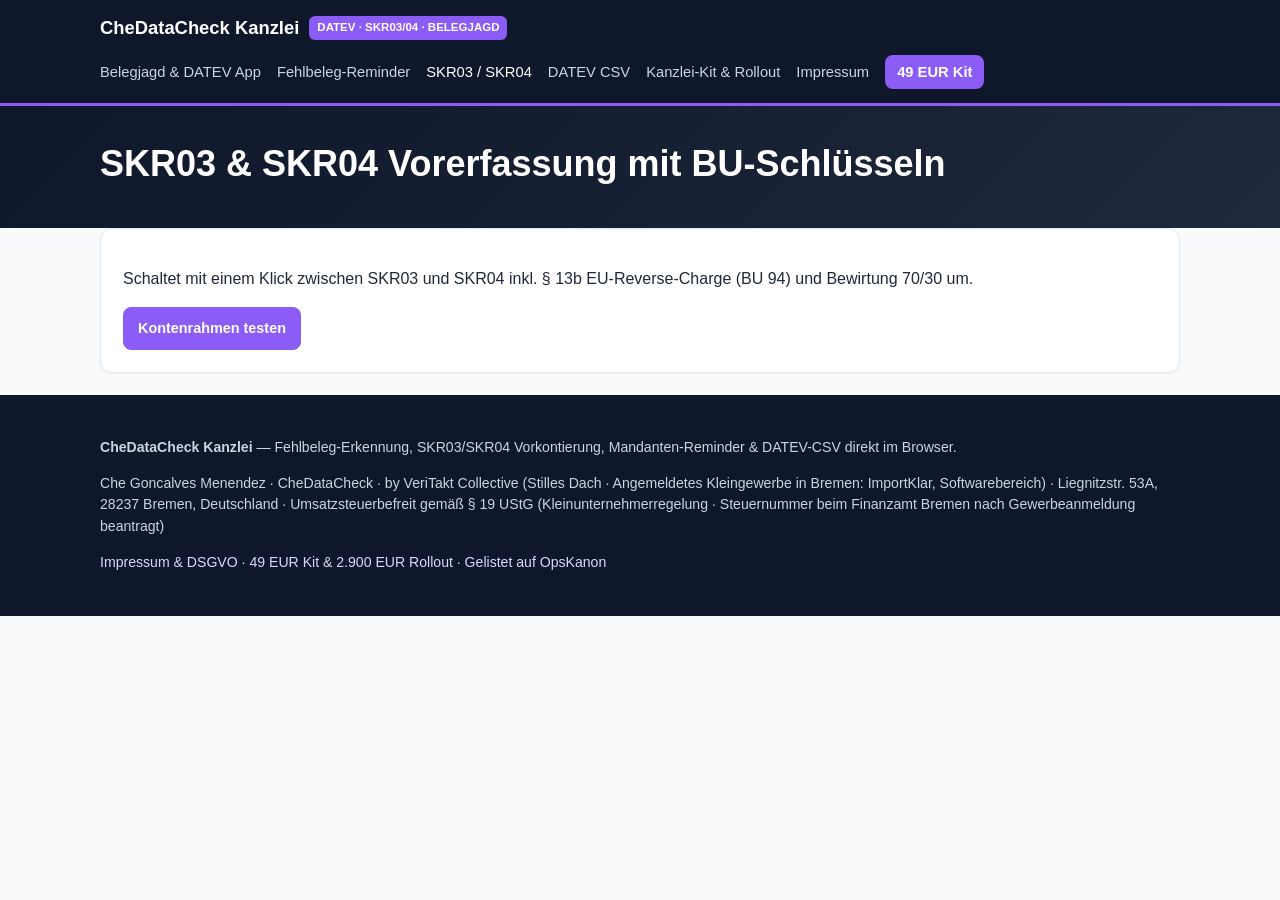
<file: skr03-skr04-vorerfassung/index.html>
<!DOCTYPE html>
<html lang="de">
<head>
  <meta charset="utf-8" />
  <meta name="viewport" content="width=device-width, initial-scale=1" />
  <title>SKR03 &amp; SKR04 Vorkontierung &amp; BU-Schlüssel — CheDataCheck</title>
  <meta name="description" content="Deterministisches Konto- und BU-Mapping (BU 8, 9, 94 für § 13b Reverse Charge)." />
  <link rel="canonical" href="https://cheresonanz-design.github.io/chedatacheck-datev-kanzlei/skr03-skr04-vorerfassung/" />
  <link rel="stylesheet" href="../assets/styles.css" />
  
</head>
<body>
  <header class="topbar">
    <div class="container topbar-inner">
      <a class="brand-mark" href="../index.html"><span>CheDataCheck Kanzlei</span><span class="brand-badge">DATEV · SKR03/04 · BELEGJAGD</span></a>
      <nav class="nav-links" aria-label="Hauptnavigation"><a href="../index.html" class="">Belegjagd & DATEV App</a>
<a href="../fehlbeleg-generator/" class="">Fehlbeleg-Reminder</a>
<a href="../skr03-skr04-vorerfassung/" class="active">SKR03 / SKR04</a>
<a href="../datev-csv-export/" class="">DATEV CSV</a>
<a href="../pro/" class="">Kanzlei-Kit & Rollout</a>
<a href="../legal/" class="">Impressum</a><a href="../pro/" class="nav-cta">49 EUR Kit</a></nav>
    </div>
  </header>
  <section class="hero"><div class="container"><h1>SKR03 &amp; SKR04 Vorerfassung mit BU-Schlüsseln</h1></div></section><main class="container"><div class="card"><p>Schaltet mit einem Klick zwischen SKR03 und SKR04 inkl. § 13b EU-Reverse-Charge (BU 94) und Bewirtung 70/30 um.</p><div class="btn-row"><a href="../index.html" class="btn btn-primary">Kontenrahmen testen</a></div></div></main>
  <footer class="footer">
    <div class="container">
      <p><strong>CheDataCheck Kanzlei</strong> — Fehlbeleg-Erkennung, SKR03/SKR04 Vorkontierung, Mandanten-Reminder &amp; DATEV-CSV direkt im Browser.</p>
      <p>Che Goncalves Menendez · CheDataCheck · by VeriTakt Collective (Stilles Dach · Angemeldetes Kleingewerbe in Bremen: ImportKlar, Softwarebereich) · Liegnitzstr. 53A, 28237 Bremen, Deutschland · Umsatzsteuerbefreit gemäß § 19 UStG (Kleinunternehmerregelung · Steuernummer beim Finanzamt Bremen nach Gewerbeanmeldung beantragt)</p>
      <p><a href="../legal/">Impressum &amp; DSGVO</a> · <a href="../pro/">49 EUR Kit &amp; 2.900 EUR Rollout</a> · <a href="https://cheresonanz-design.github.io/opskanon-directory/" target="_blank" rel="noopener">Gelistet auf OpsKanon</a></p>
    </div>
  </footer>
  
</body>
</html>
</file>
<file: assets/styles.css>
:root {
  --bg: #f8fafc; --surface: #ffffff; --slate-900: #0f172a; --slate-800: #1e293b; --slate-500: #64748b;
  --border: #e2e8f0; --accent: #8b5cf6; --accent-dark: #6d28d9; --emerald: #059669; --emerald-soft: #ecfdf5;
  --amber: #d97706; --amber-soft: #fffbeb; --red: #dc2626; --red-soft: #fef2f2; --radius: 12px;
}
* { box-sizing: border-box; }
body { margin: 0; font-family: -apple-system, BlinkMacSystemFont, "Segoe UI", Roboto, Inter, Arial, sans-serif; background: var(--bg); color: var(--slate-800); line-height: 1.55; }
a { color: var(--accent-dark); text-decoration: none; }
a:hover { text-decoration: underline; }
.container { max-width: 1120px; margin: 0 auto; padding: 0 20px; }
.topbar { background: var(--slate-900); color: #fff; border-bottom: 3px solid var(--accent); padding: 14px 0; }
.topbar-inner { display: flex; flex-wrap: wrap; justify-content: space-between; align-items: center; gap: 12px; }
.brand-mark { color: #fff; font-weight: 800; font-size: 1.15rem; display: flex; align-items: center; gap: 10px; }
.brand-badge { background: var(--accent); color: #fff; font-size: 0.72rem; padding: 3px 8px; border-radius: 6px; font-weight: 800; }
.nav-links { display: flex; flex-wrap: wrap; gap: 16px; align-items: center; font-size: 0.92rem; }
.nav-links a { color: #cbd5e1; font-weight: 500; }
.nav-links a:hover, .nav-links a.active { color: #fff; text-decoration: none; }
.nav-cta { background: var(--accent); color: #fff !important; padding: 6px 12px; border-radius: 8px; font-weight: 700 !important; }
.hero { background: linear-gradient(135deg, #0f172a 0%, #1e293b 100%); color: #fff; padding: 36px 0 32px; }
.hero h1 { margin: 0 0 10px; font-size: clamp(1.6rem, 3vw, 2.25rem); line-height: 1.2; }
.hero p { margin: 0; color: #cbd5e1; max-width: 740px; }
main { padding: 28px 0 48px; }
.card { background: var(--surface); border: 1px solid var(--border); border-radius: var(--radius); padding: 22px; margin-bottom: 22px; box-shadow: 0 1px 3px rgba(15,23,42,0.04); }
.form-grid { display: grid; grid-template-columns: repeat(auto-fit, minmax(210px, 1fr)); gap: 14px; }
label { display: block; font-size: 0.84rem; font-weight: 700; margin-bottom: 4px; }
input[type="text"], select, textarea { width: 100%; padding: 9px 11px; border: 1px solid var(--border); border-radius: 8px; font-size: 0.92rem; background: #f8fafc; font-family: inherit; }
textarea { min-height: 145px; resize: vertical; font-family: ui-monospace, SFMono-Regular, Menlo, Consolas, monospace; font-size: 0.83rem; }
.btn-row { display: flex; flex-wrap: wrap; gap: 10px; margin-top: 14px; }
.btn { display: inline-flex; align-items: center; justify-content: center; border: 1px solid var(--border); background: #fff; color: var(--slate-800); padding: 9px 14px; border-radius: 8px; font-size: 0.9rem; font-weight: 600; cursor: pointer; }
.btn:hover { background: #f1f5f9; text-decoration: none; }
.btn-primary { background: var(--accent); border-color: var(--accent); color: #fff; font-weight: 700; }
.btn-dark { background: var(--slate-900); border-color: var(--slate-900); color: #fff; }
.kpi-grid { display: grid; grid-template-columns: repeat(auto-fit, minmax(190px, 1fr)); gap: 12px; margin: 16px 0; }
.kpi-box { border: 1px solid var(--border); border-radius: 10px; padding: 12px 14px; background: #f8fafc; }
.kpi-label { font-size: 0.75rem; text-transform: uppercase; color: var(--slate-500); font-weight: 700; }
.kpi-val { font-size: 1rem; font-weight: 700; margin-top: 4px; color: var(--slate-900); }
.table-wrap { overflow-x: auto; }
table { width: 100%; border-collapse: collapse; font-size: 0.9rem; }
th, td { text-align: left; padding: 10px 12px; border-bottom: 1px solid var(--border); vertical-align: top; }
th { background: #f1f5f9; font-size: 0.8rem; text-transform: uppercase; }
.badge { display: inline-block; padding: 3px 9px; border-radius: 999px; font-size: 0.75rem; font-weight: 800; }
.badge-pass { background: var(--emerald-soft); color: var(--emerald); }
.badge-warn { background: var(--amber-soft); color: var(--amber); }
.badge-fail { background: var(--red-soft); color: var(--red); }
.pricing-grid { display: grid; grid-template-columns: repeat(auto-fit, minmax(290px, 1fr)); gap: 18px; }
.offer-card { border: 1px solid var(--border); border-radius: var(--radius); padding: 22px; background: #fff; display: flex; flex-direction: column; justify-content: space-between; }
.offer-card.highlight { border: 2px solid var(--accent); background: linear-gradient(180deg, #fff 0%, #f5f3ff 100%); }
.offer-price { font-size: 1.9rem; font-weight: 800; color: var(--slate-900); margin: 6px 0 12px; }
.footer { background: var(--slate-900); color: #cbd5e1; padding: 28px 0; font-size: 0.88rem; }
.footer a { color: #ddd6fe; }
.muted { color: var(--slate-500); font-size: 0.88rem; }
.hidden { display: none !important; }
</file>
